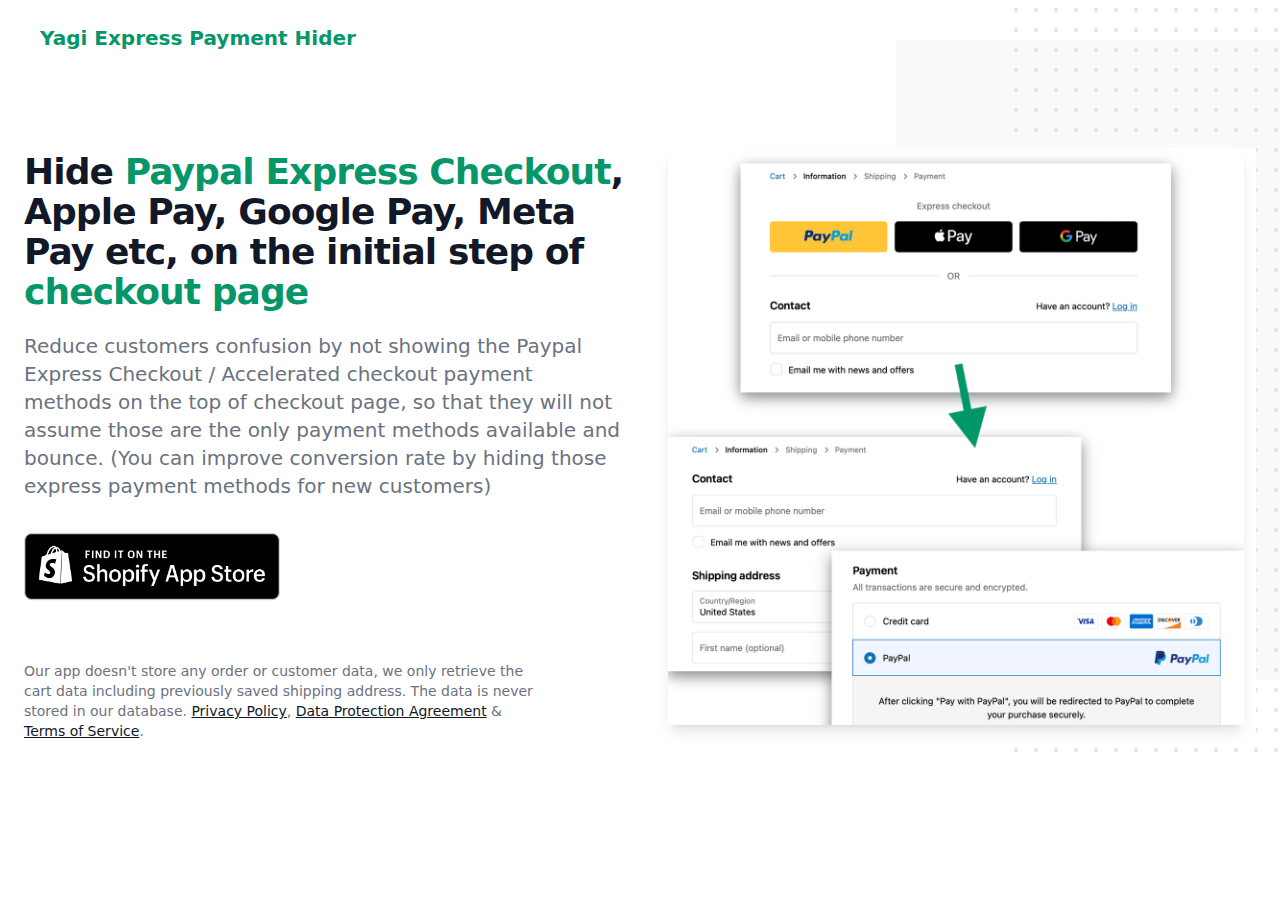
<file: index.html>
<!doctype html>
<html>
<head>
  <meta charset="UTF-8" />
  <meta name="viewport" content="width=device-width, initial-scale=1.0" />
  <link href="tailwind.css" rel="stylesheet">
  <title>Yagi Express Payment Hider - Hide Express Checkout Payment methods</title>
</head>
<body>
  <div class="relative bg-white overflow-hidden">
    <div class="hidden lg:block lg:absolute lg:inset-0" aria-hidden="true">
      <svg class="absolute top-0 left-1/2 transform translate-x-64 -translate-y-8" width="640" height="784" fill="none" viewBox="0 0 640 784">
        <defs>
          <pattern id="9ebea6f4-a1f5-4d96-8c4e-4c2abf658047" x="118" y="0" width="20" height="20" patternUnits="userSpaceOnUse">
            <rect x="0" y="0" width="4" height="4" class="text-gray-200" fill="currentColor" />
          </pattern>
        </defs>
        <rect y="72" width="640" height="640" class="text-gray-50" fill="currentColor" />
        <rect x="118" width="404" height="784" fill="url(#9ebea6f4-a1f5-4d96-8c4e-4c2abf658047)" />
      </svg>
    </div>
    <div class="relative pt-6 pb-16 sm:pb-24 lg:pb-32">
      <nav class="relative max-w-7xl mx-auto flex items-center justify-between px-4 sm:px-6" aria-label="Global">
        <div class="flex items-center flex-1">
          <div class="flex items-center justify-between w-full md:w-auto">
            <a href="#">
              <span class="ml-4 text-emerald-600 font-bold text-xl">Yagi Express Payment Hider</span>
            </a>
          </div>
        </div>
      </nav>
      <main class="mt-8 mx-auto max-w-7xl px-4 sm:mt-16 sm:px-6 lg:mt-24">
        <div class="lg:grid lg:grid-cols-12 lg:gap-8">
          <div class="sm:text-center md:max-w-2xl md:mx-auto lg:col-span-6 lg:text-left">
            <h1>
              <span class="mt-1 block text-3xl tracking-tight font-extrabold sm:text-3xl xl:text-4xl">
                <span class="block text-gray-900">Hide <span class="text-emerald-600">Paypal Express Checkout</span>, Apple Pay, Google Pay, Meta Pay etc, on the initial step of <span class="text-emerald-600">checkout page</span></p>
              </span>
            </h1>
            <p class="mt-3 text-base text-gray-500 sm:mt-5 sm:text-xl lg:text-lg xl:text-xl">
              Reduce customers confusion by not showing the Paypal Express Checkout / Accelerated checkout payment methods on the top of checkout page, so that they will not assume those are the only payment methods available and bounce. (You can improve conversion rate by hiding those express payment methods for new customers)
            </p>
            <div class="mt-8 sm:max-w-lg sm:mx-auto sm:text-center lg:text-left lg:mx-0">
              <p class="text-base font-medium text-gray-900">
                <img class="w-64" src="shopify_store_badge.png" alt="install on shopify app store"/>
              </p>
              <br><br>
              <p class="mt-3 text-sm text-gray-500">
                Our app doesn't store any order or customer data, we only retrieve the cart data including previously saved shipping address. The data is never stored in our database.
                <a href="privacy.html" target="_blank" class="font-medium text-gray-900 underline">Privacy Policy</a>, <a href="data.html" target="_blank" class="font-medium text-gray-900 underline">Data Protection Agreement</a> & <a href="terms.html" target="_blank" class="font-medium text-gray-900 underline">Terms of Service</a>.
              </p>
            </div>
          </div>
          <div class="mt-12 bg-white relative sm:max-w-lg sm:mx-auto lg:mt-0 lg:max-w-none lg:mx-0 lg:col-span-6 lg:flex lg:items-center">
            <svg class="absolute top-0 left-1/2 transform -translate-x-1/2 -translate-y-8 scale-75 origin-top sm:scale-100 lg:hidden" width="640" height="784" fill="none" viewBox="0 0 640 784" aria-hidden="true">
              <defs>
                <pattern id="4f4f415c-a0e9-44c2-9601-6ded5a34a13e" x="118" y="0" width="20" height="20" patternUnits="userSpaceOnUse">
                  <rect x="0" y="0" width="4" height="4" class="text-gray-200" fill="currentColor" />
                </pattern>
              </defs>
              <rect y="72" width="640" height="640" class="text-gray-50" fill="currentColor" />
              <rect x="118" width="404" height="784" fill="url(#4f4f415c-a0e9-44c2-9601-6ded5a34a13e)" />
            </svg>
            <div class="relative mx-auto w-full rounded-lg lg:max-w-xl">
              <img class="w-full mb-4 shadow-lg" src="hiders.png" alt="app screenshot">
            </div>
          </div>
        </div>
      </main>
    </div>
  </div>
  <script>
    function install(){
      let shop = document.getElementById('store').value;
      window.location.href = 'https://app.draftorder.app/login?shop=' + shop;
    }
  </script>
</body>
</html>
</file>
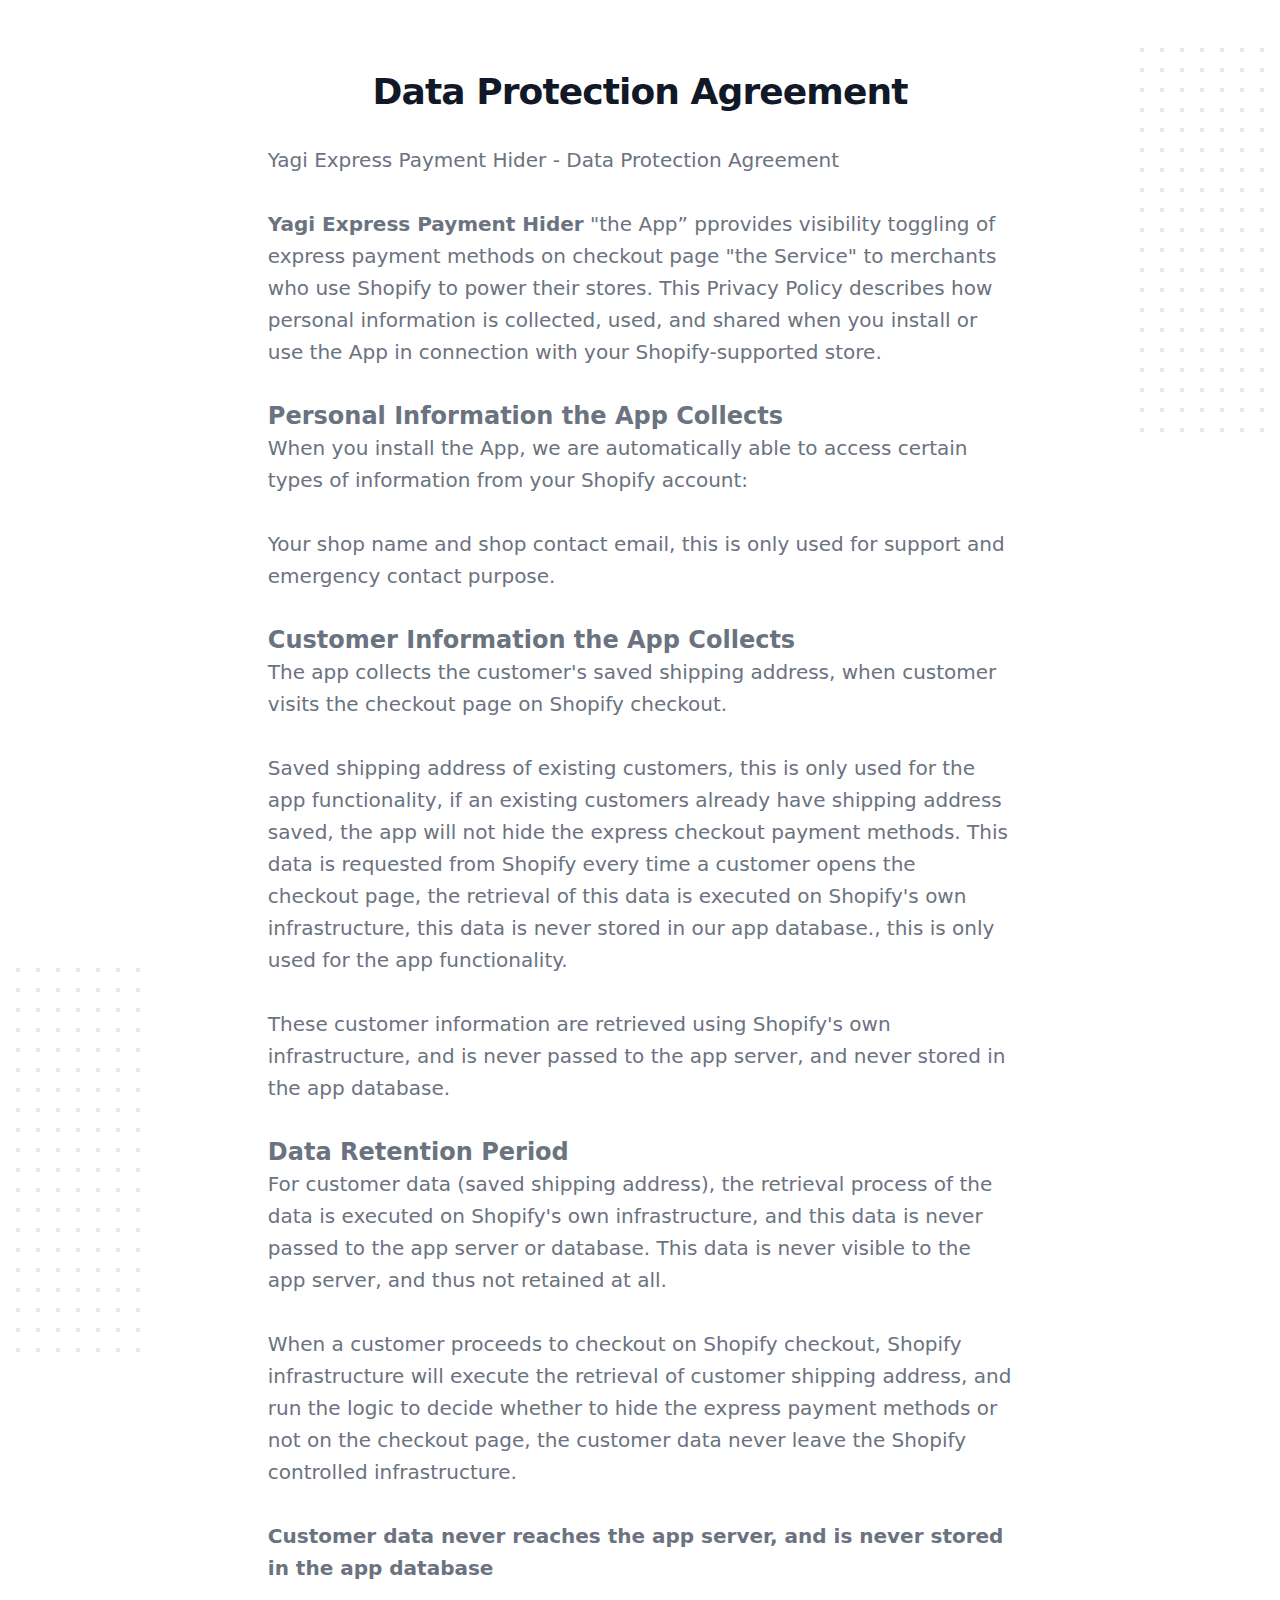
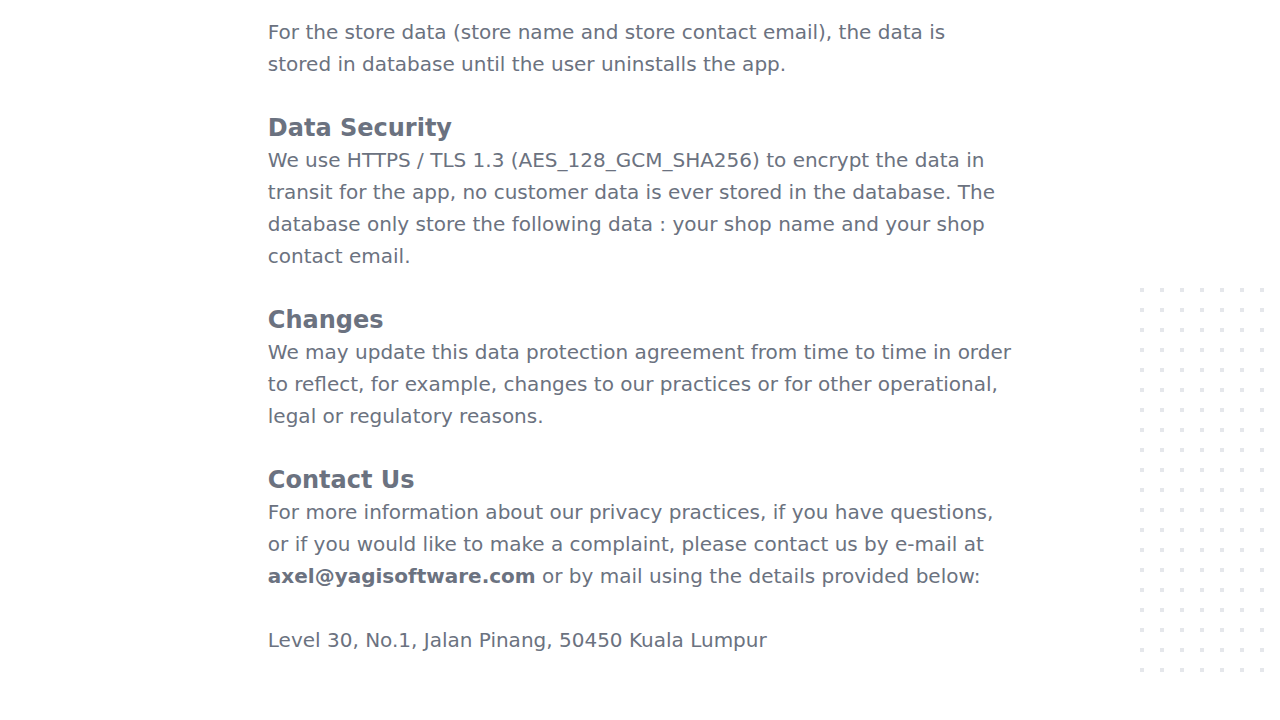
<file: data.html>
<!doctype html>
<html>
<head>
  <meta charset="UTF-8" />
  <meta name="viewport" content="width=device-width, initial-scale=1.0" />
  <link href="tailwind.css" rel="stylesheet">
  <title>Yagi Express Payment Hider app - Data Protection Agreement</title>
  <!-- Include CDN JavaScript -->
  <!-- <script src="https://unpkg.com/tailwindcss-jit-cdn"></script> -->
</head>
<body>
  <div class="relative py-16 bg-white overflow-hidden">
    <div class="hidden lg:block lg:absolute lg:inset-y-0 lg:h-full lg:w-full">
      <div class="relative h-full text-lg max-w-prose mx-auto" aria-hidden="true">
        <svg class="absolute top-12 left-full transform translate-x-32" width="404" height="384" fill="none" viewBox="0 0 404 384">
          <defs>
            <pattern id="74b3fd99-0a6f-4271-bef2-e80eeafdf357" x="0" y="0" width="20" height="20" patternUnits="userSpaceOnUse">
              <rect x="0" y="0" width="4" height="4" class="text-gray-200" fill="currentColor"></rect>
            </pattern>
          </defs>
          <rect width="404" height="384" fill="url(#74b3fd99-0a6f-4271-bef2-e80eeafdf357)"></rect>
        </svg>
        <svg class="absolute top-1/2 right-full transform -translate-y-1/2 -translate-x-32" width="404" height="384" fill="none" viewBox="0 0 404 384">
          <defs>
            <pattern id="f210dbf6-a58d-4871-961e-36d5016a0f49" x="0" y="0" width="20" height="20" patternUnits="userSpaceOnUse">
              <rect x="0" y="0" width="4" height="4" class="text-gray-200" fill="currentColor"></rect>
            </pattern>
          </defs>
          <rect width="404" height="384" fill="url(#f210dbf6-a58d-4871-961e-36d5016a0f49)"></rect>
        </svg>
        <svg class="absolute bottom-12 left-full transform translate-x-32" width="404" height="384" fill="none" viewBox="0 0 404 384">
          <defs>
            <pattern id="d3eb07ae-5182-43e6-857d-35c643af9034" x="0" y="0" width="20" height="20" patternUnits="userSpaceOnUse">
              <rect x="0" y="0" width="4" height="4" class="text-gray-200" fill="currentColor"></rect>
            </pattern>
          </defs>
          <rect width="404" height="384" fill="url(#d3eb07ae-5182-43e6-857d-35c643af9034)"></rect>
        </svg>
      </div>
    </div>
    <div class="relative px-4 sm:px-6 lg:px-8">
      <div class="text-lg max-w-prose mx-auto">
        <h1>
          <!-- <span class="block text-base text-center text-indigo-600 font-semibold tracking-wide uppercase">Introducing</span> -->
          <span class="mt-2 block text-3xl text-center leading-8 font-extrabold tracking-tight text-gray-900 sm:text-4xl">Data Protection Agreement
          </span>
        </h1>
        <p class="mt-8 text-xl text-gray-500 leading-8">
          Yagi Express Payment Hider - Data Protection Agreement
          <br><br>
          <strong>Yagi Express Payment Hider</strong> "the App” pprovides visibility toggling of express payment methods on checkout page "the Service" to merchants who use Shopify to power their stores. This Privacy Policy describes how personal information is collected, used, and shared when you install or use the App in connection with your Shopify-supported store.
        </p>
        <article class="mt-8 text-xl text-gray-500 leading-8">
          <h3 class="text-2xl font-semibold">Personal Information the App Collects</h3>
          When you install the App, we are automatically able to access certain types of information from your Shopify account:
          <br><br>
          Your shop name and shop contact email, this is only used for support and emergency contact purpose.
          <br><br>

          <h3 class="text-2xl font-semibold">Customer Information the App Collects</h3>
          The app collects the customer's saved shipping address, when customer visits the checkout page on Shopify checkout.
          <br><br>
          Saved shipping address of existing customers, this is only used for the app functionality, if an existing customers already have shipping address saved, the app will not hide the express checkout payment methods.  This data is requested from Shopify every time a customer opens the checkout page, the retrieval of this data is executed on Shopify's own infrastructure, this data is never stored in our app database., this is only used for the app functionality.
          <br><br>

          These customer information are retrieved using Shopify's own infrastructure, and is never passed to the app server, and never stored in the app database.
          <br><br>

          <h3 class="text-2xl font-semibold">Data Retention Period</h3>
          For customer data (saved shipping address), the retrieval process of the data is executed on Shopify's own infrastructure, and this data is never passed to the app server or database. This data is never visible to the app server, and thus not retained at all.
          <br><br>
          When a customer proceeds to checkout on Shopify checkout, Shopify infrastructure will execute the retrieval of customer shipping address, and run the logic to decide whether to hide the express payment methods or not on the checkout page, the customer data never leave the Shopify controlled infrastructure.
          <br><br>
          <strong>Customer data never reaches the app server, and is never stored in the app database</strong>
          <br><br>
          For the store data (store name and store contact email), the data is stored in database until the user uninstalls the app.
          <br><br>

          <h3 class="text-2xl font-semibold">Data Security</h3>
          We use HTTPS / TLS 1.3 (AES_128_GCM_SHA256) to encrypt the data in transit for the app, no customer data is ever stored in the database. The database only store the following data : your shop name and  your shop contact email.
          <br><br>
          <h3 class="text-2xl font-semibold">Changes</h3>
          We may update this data protection agreement from time to time in order to reflect, for example, changes to our practices or for other operational, legal or regulatory reasons.
          <br><br>
          <h3 class="text-2xl font-semibold">Contact Us</h3> For more information about our privacy practices, if you have questions, or if you would like to make a complaint, please contact us by e-mail at <strong>axel@yagisoftware.com</strong> or by mail using the details provided below:
          <br><br>
          Level 30, No.1, Jalan Pinang, 50450 Kuala Lumpur
        </article>
      </div>
    </div>
  </div>

</body>
</html>
</file>
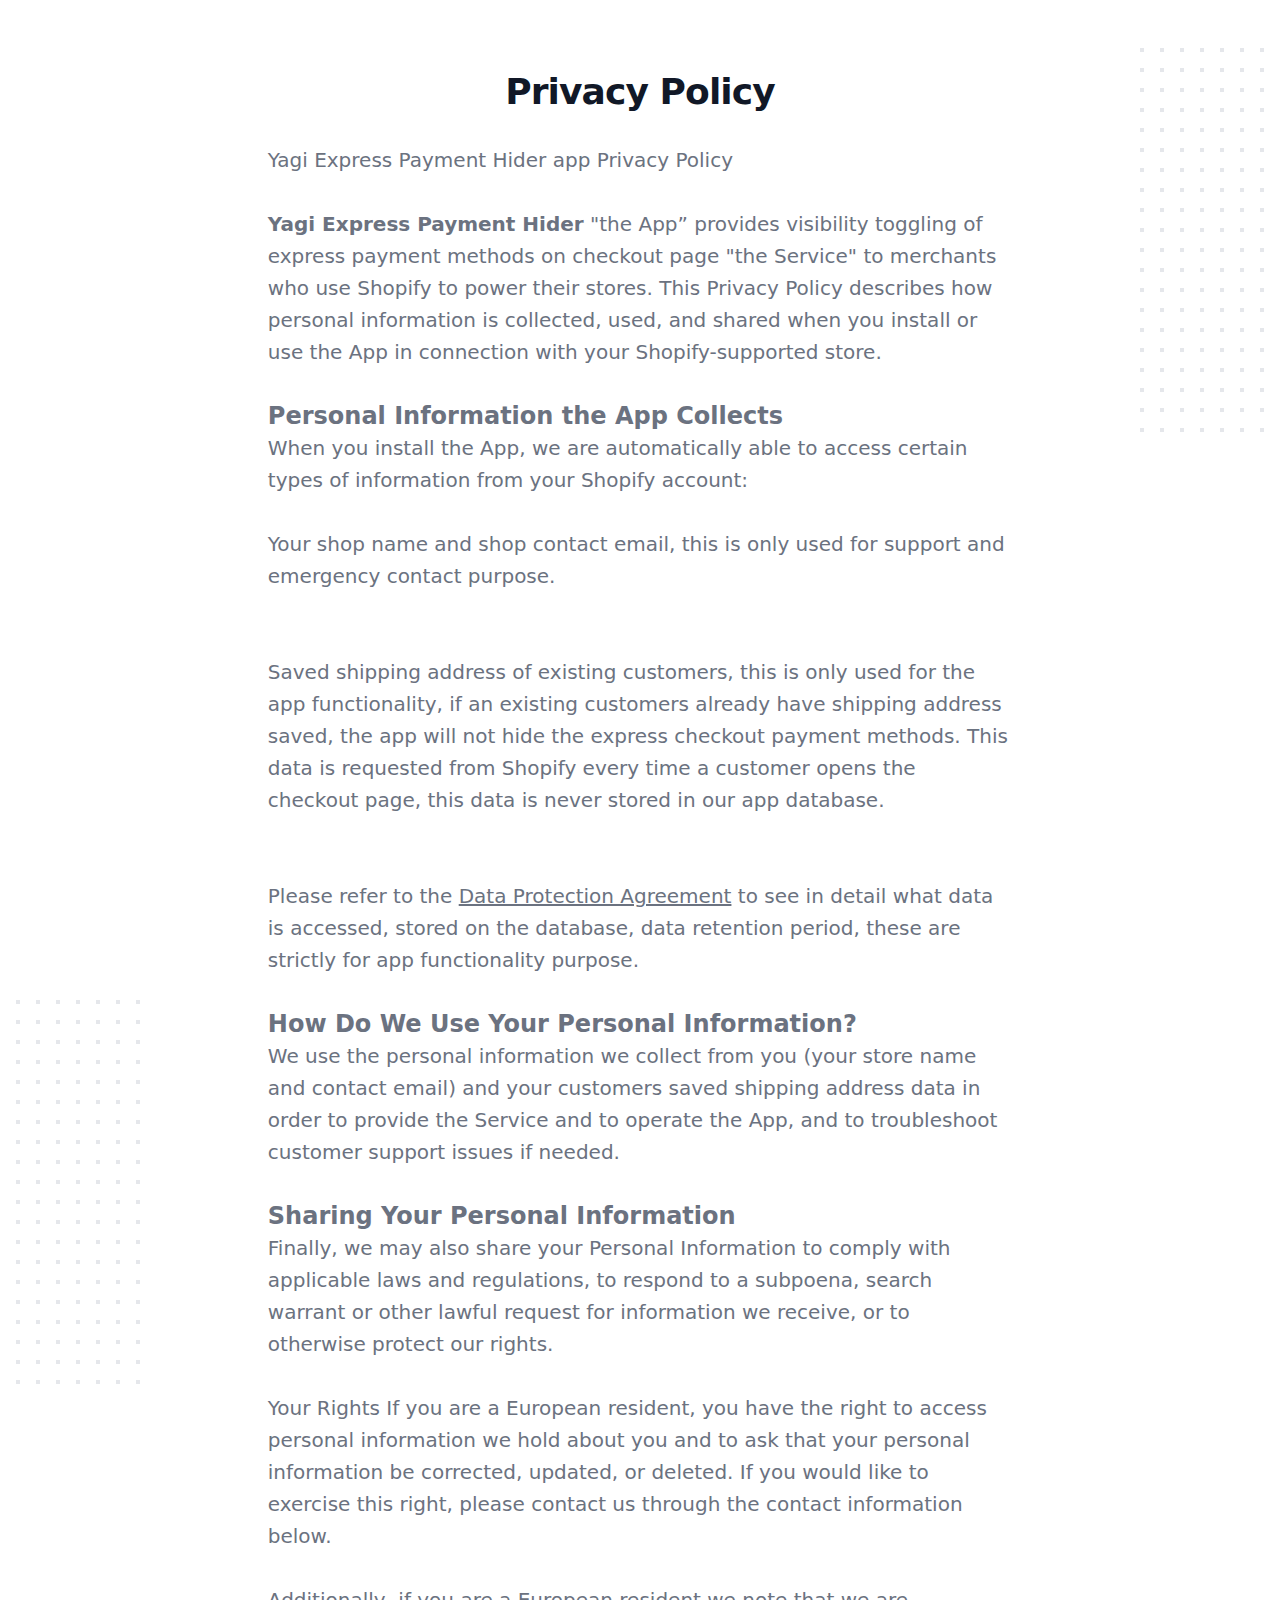
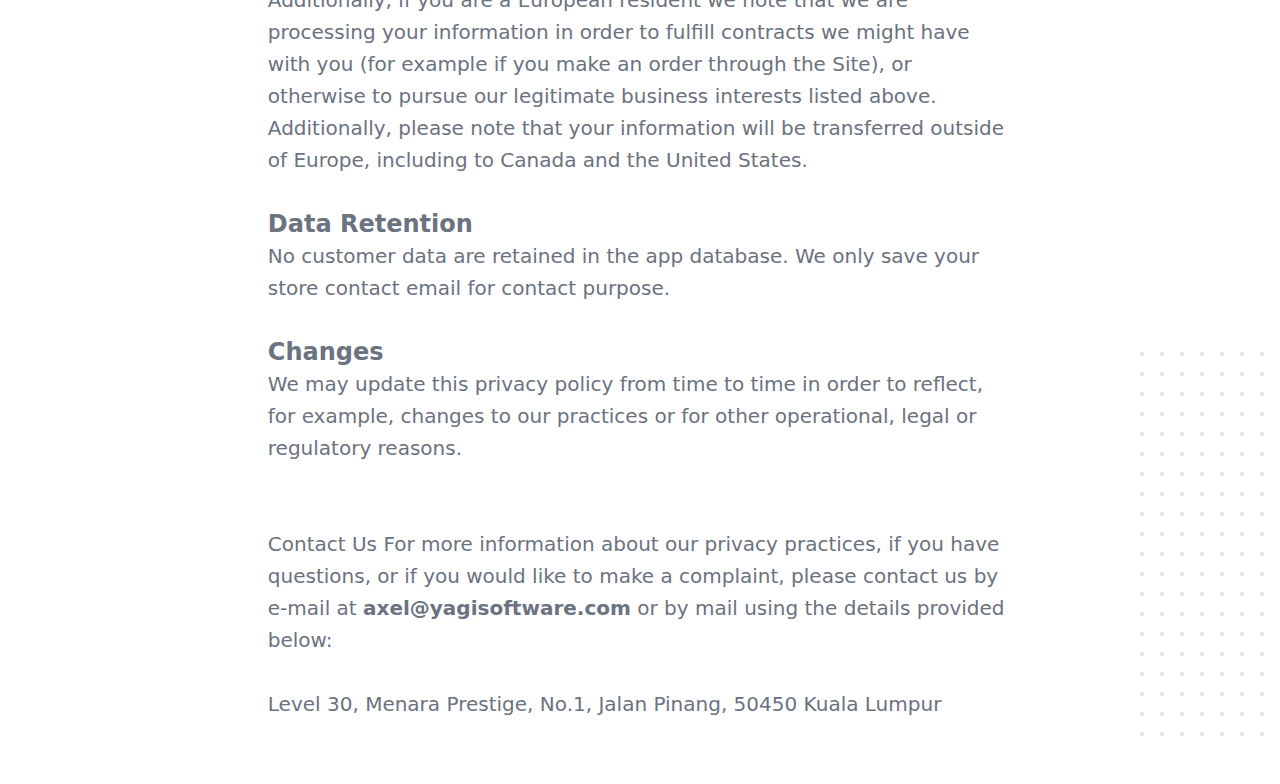
<file: privacy.html>
<!doctype html>
<html lang="en">
  <head>
    <!-- Required meta tags -->
    <meta charset="utf-8">
    <meta name="viewport" content="width=device-width, initial-scale=1">

    <link href="tailwind.css" rel="stylesheet">
    <title>Yagi Express Payment Hider - Privacy Policy</title>
  </head>
  <body>
    <div class="relative py-16 bg-white overflow-hidden">
      <div class="hidden lg:block lg:absolute lg:inset-y-0 lg:h-full lg:w-full">
        <div class="relative h-full text-lg max-w-prose mx-auto" aria-hidden="true">
          <svg class="absolute top-12 left-full transform translate-x-32" width="404" height="384" fill="none" viewBox="0 0 404 384">
            <defs>
              <pattern id="74b3fd99-0a6f-4271-bef2-e80eeafdf357" x="0" y="0" width="20" height="20" patternUnits="userSpaceOnUse">
                <rect x="0" y="0" width="4" height="4" class="text-gray-200" fill="currentColor" />
              </pattern>
            </defs>
            <rect width="404" height="384" fill="url(#74b3fd99-0a6f-4271-bef2-e80eeafdf357)" />
          </svg>
          <svg class="absolute top-1/2 right-full transform -translate-y-1/2 -translate-x-32" width="404" height="384" fill="none" viewBox="0 0 404 384">
            <defs>
              <pattern id="f210dbf6-a58d-4871-961e-36d5016a0f49" x="0" y="0" width="20" height="20" patternUnits="userSpaceOnUse">
                <rect x="0" y="0" width="4" height="4" class="text-gray-200" fill="currentColor" />
              </pattern>
            </defs>
            <rect width="404" height="384" fill="url(#f210dbf6-a58d-4871-961e-36d5016a0f49)" />
          </svg>
          <svg class="absolute bottom-12 left-full transform translate-x-32" width="404" height="384" fill="none" viewBox="0 0 404 384">
            <defs>
              <pattern id="d3eb07ae-5182-43e6-857d-35c643af9034" x="0" y="0" width="20" height="20" patternUnits="userSpaceOnUse">
                <rect x="0" y="0" width="4" height="4" class="text-gray-200" fill="currentColor" />
              </pattern>
            </defs>
            <rect width="404" height="384" fill="url(#d3eb07ae-5182-43e6-857d-35c643af9034)" />
          </svg>
        </div>
      </div>
      <div class="relative px-4 sm:px-6 lg:px-8">
        <div class="text-lg max-w-prose mx-auto">
          <h1>
            <!-- <span class="block text-base text-center text-indigo-600 font-semibold tracking-wide uppercase">Introducing</span> -->
            <span class="mt-2 block text-3xl text-center leading-8 font-extrabold tracking-tight text-gray-900 sm:text-4xl">Privacy Policy</span>
          </h1>
          <p class="mt-8 text-xl text-gray-500 leading-8">
            Yagi Express Payment Hider app Privacy Policy
            <br><br>
            <strong>Yagi Express Payment Hider</strong> "the App” provides visibility toggling of express payment methods on checkout page "the Service" to merchants who use Shopify to power their stores. This Privacy Policy describes how personal information is collected, used, and shared when you install or use the App in connection with your Shopify-supported store.
          </p>
          <article class="mt-8 text-xl text-gray-500 leading-8">
            <h3 class="text-2xl font-semibold">Personal Information the App Collects</h3>
            When you install the App, we are automatically able to access certain types of information from your Shopify account:
            <br><br>
            <ol class="list">
            <li>Your shop name and shop contact email, this is only used for support and emergency contact purpose.</li>
            <br><br>
            <li>Saved shipping address of existing customers, this is only used for the app functionality, if an existing customers already have shipping address saved, the app will not hide the express checkout payment methods.  This data is requested from Shopify every time a customer opens the checkout page, this data is never stored in our app database.</li>
            </ol>
            <br><br>
            Please refer to the <a class="underline cursor-pointer" href="data.html">Data Protection Agreement</a> to see in detail what data is accessed, stored on the database, data retention period, these are strictly for app functionality purpose.
            <br><br>
            <h3 class="text-2xl font-semibold">How Do We Use Your Personal Information?</h3>

            We use the personal information we collect from you (your store name and contact email) and your customers saved shipping address data in order to provide the Service and to operate the App, and to troubleshoot customer support issues if needed.
            <br><br>
            <h3 class="text-2xl font-semibold">Sharing Your Personal Information</h3>

            Finally, we may also share your Personal Information to comply with applicable laws and regulations, to respond to a subpoena, search warrant or other lawful request for information we receive, or to otherwise protect our rights.
            <br><br>
            Your Rights If you are a European resident, you have the right to access personal information we hold about you and to ask that your personal information be corrected, updated, or deleted. If you would like to exercise this right, please contact us through the contact information below.
            <br><br>
            Additionally, if you are a European resident we note that we are processing your information in order to fulfill contracts we might have with you (for example if you make an order through the Site), or otherwise to pursue our legitimate business interests listed above. Additionally, please note that your information will be transferred outside of Europe, including to Canada and the United States.
            <br><br>

            <h3 class="text-2xl font-semibold">Data Retention</h3>
            No customer data are retained in the app database. We only save your store contact email for contact purpose.
            <br><br>
            <h3 class="text-2xl font-semibold">Changes</h3>
            We may update this privacy policy from time to time in order to reflect, for example, changes to our practices or for other operational, legal or regulatory reasons.
            <br><br><br>
            Contact Us For more information about our privacy practices, if you have questions, or if you would like to make a complaint, please contact us by e-mail at <strong>axel@yagisoftware.com</strong> or by mail using the details provided below:
            <br><br>
            Level 30, Menara Prestige, No.1, Jalan Pinang, 50450 Kuala Lumpur
          </article>
        </div>
      </div>
    </div>
  </body>
</html>
</file>
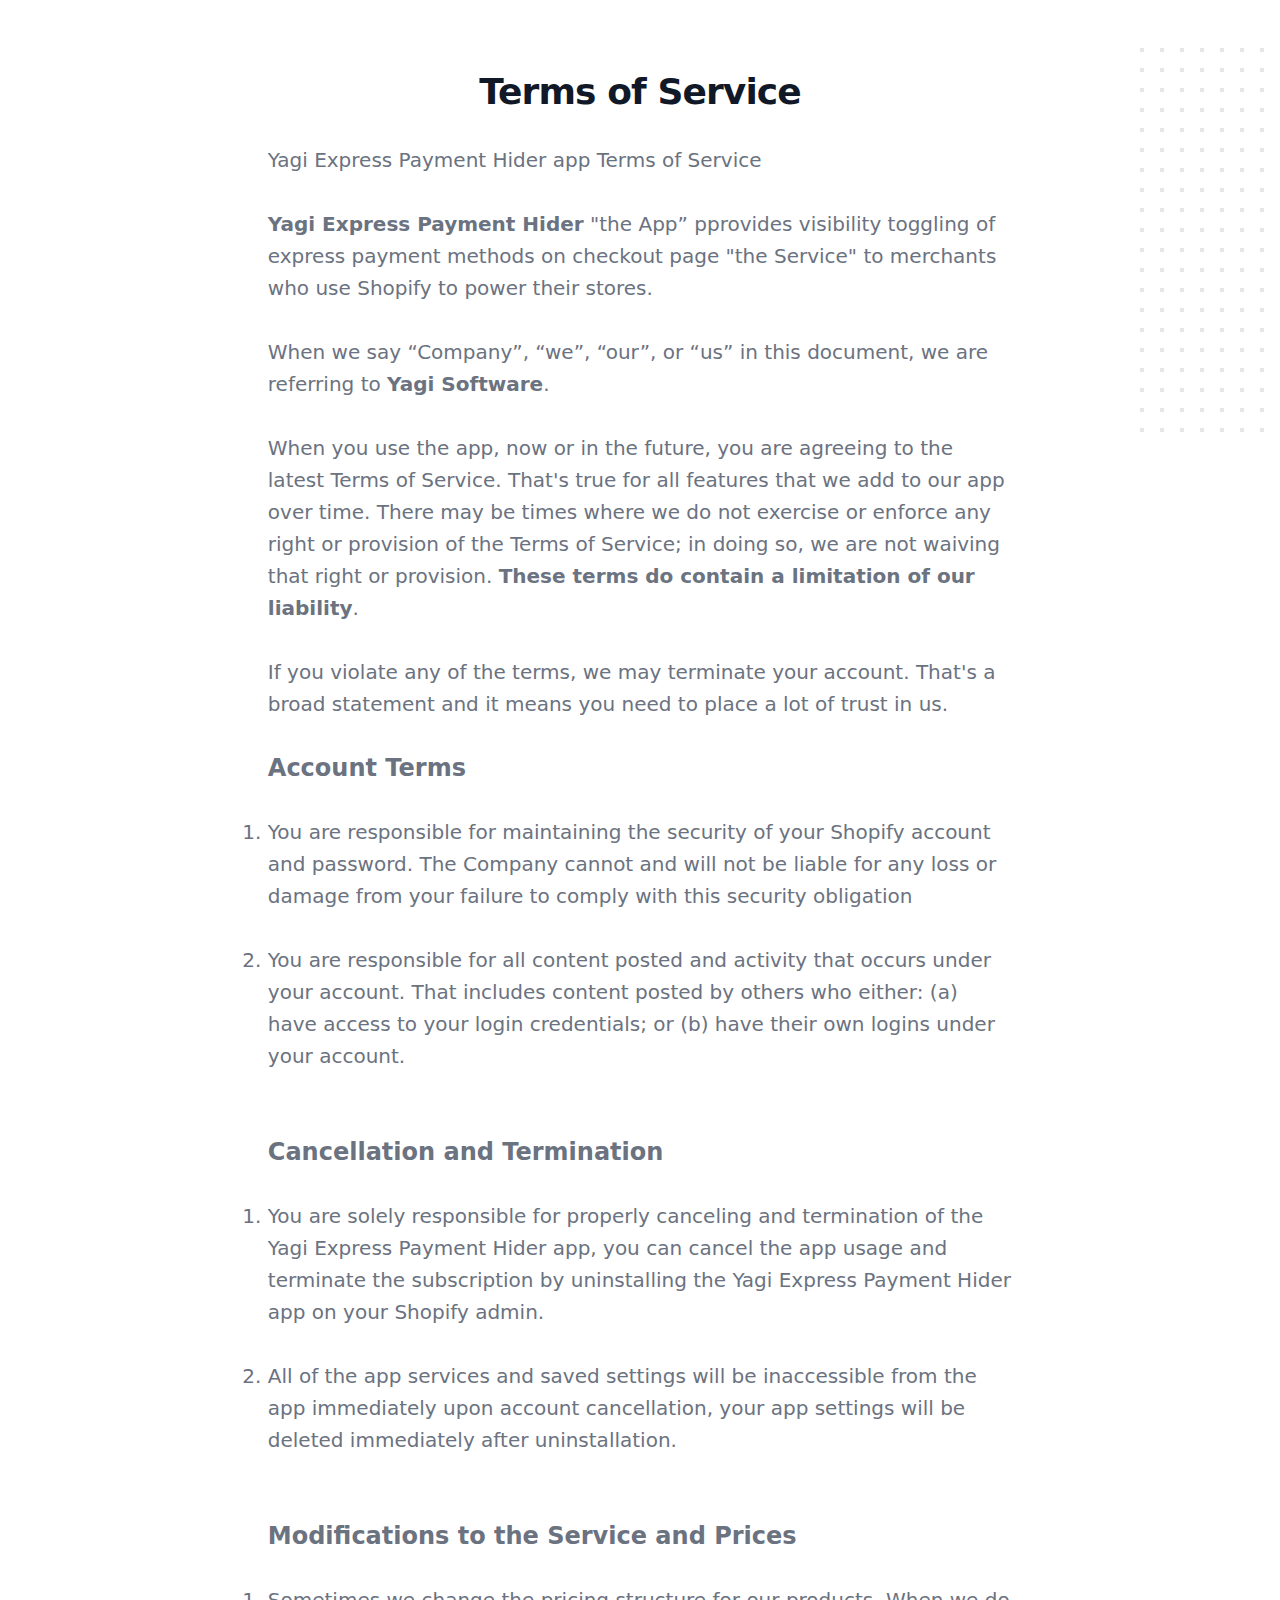
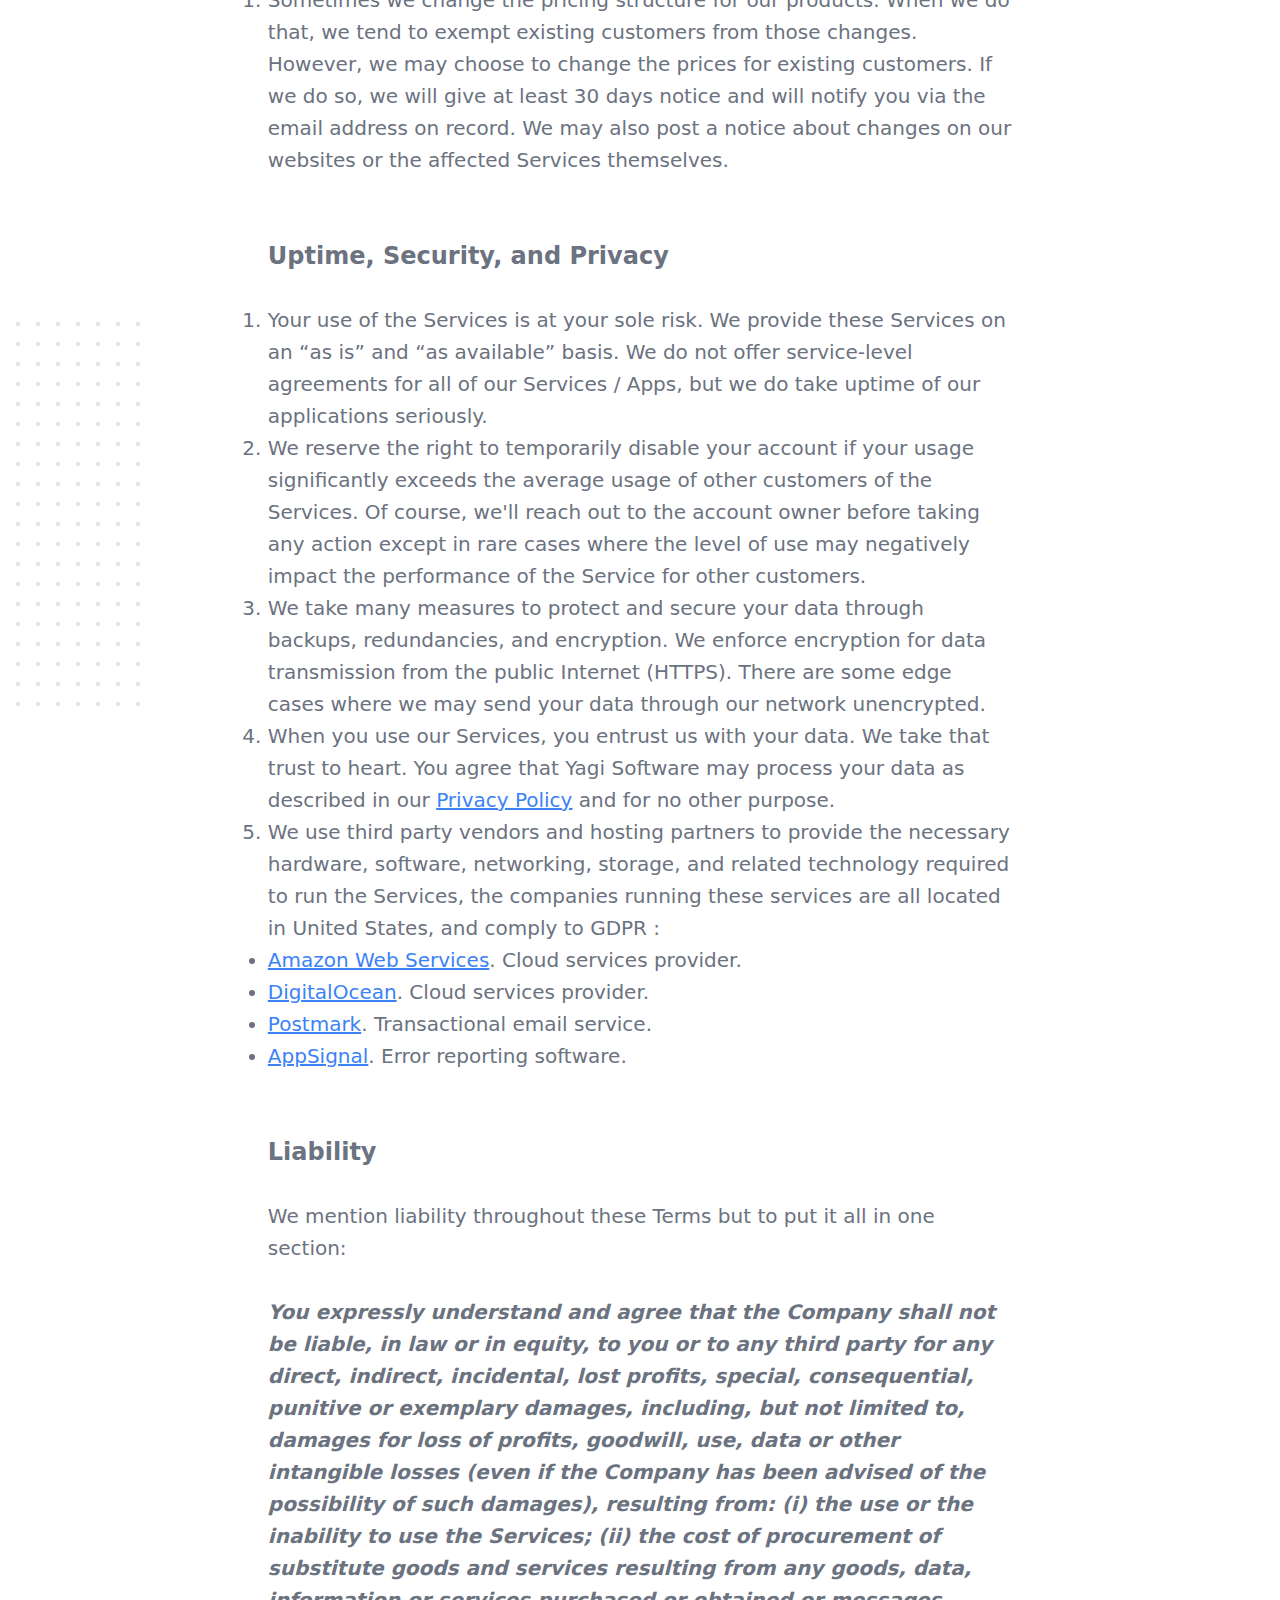
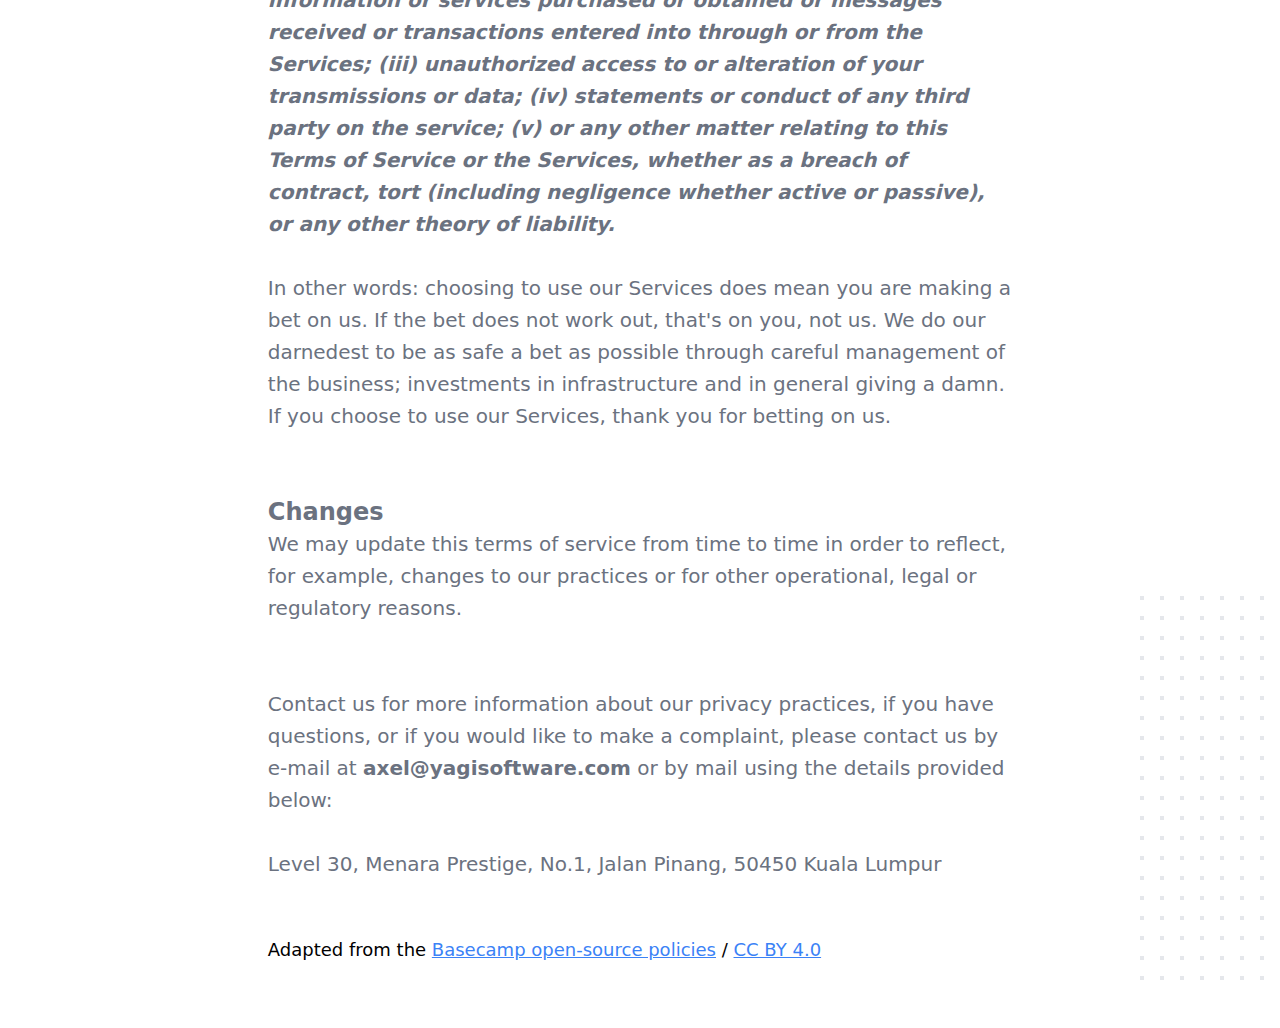
<file: terms.html>
<!doctype html>
<html lang="en">
  <head>
    <!-- Required meta tags -->
    <meta charset="utf-8">
    <meta name="viewport" content="width=device-width, initial-scale=1">

    <link href="tailwind.css" rel="stylesheet">
    <title>Yagi Express Payment Hider - Terms of Service</title>
  </head>
  <body>
    <div class="relative py-16 bg-white overflow-hidden">
      <div class="hidden lg:block lg:absolute lg:inset-y-0 lg:h-full lg:w-full">
        <div class="relative h-full text-lg max-w-prose mx-auto" aria-hidden="true">
          <svg class="absolute top-12 left-full transform translate-x-32" width="404" height="384" fill="none" viewBox="0 0 404 384">
            <defs>
              <pattern id="74b3fd99-0a6f-4271-bef2-e80eeafdf357" x="0" y="0" width="20" height="20" patternUnits="userSpaceOnUse">
                <rect x="0" y="0" width="4" height="4" class="text-gray-200" fill="currentColor" />
              </pattern>
            </defs>
            <rect width="404" height="384" fill="url(#74b3fd99-0a6f-4271-bef2-e80eeafdf357)" />
          </svg>
          <svg class="absolute top-1/2 right-full transform -translate-y-1/2 -translate-x-32" width="404" height="384" fill="none" viewBox="0 0 404 384">
            <defs>
              <pattern id="f210dbf6-a58d-4871-961e-36d5016a0f49" x="0" y="0" width="20" height="20" patternUnits="userSpaceOnUse">
                <rect x="0" y="0" width="4" height="4" class="text-gray-200" fill="currentColor" />
              </pattern>
            </defs>
            <rect width="404" height="384" fill="url(#f210dbf6-a58d-4871-961e-36d5016a0f49)" />
          </svg>
          <svg class="absolute bottom-12 left-full transform translate-x-32" width="404" height="384" fill="none" viewBox="0 0 404 384">
            <defs>
              <pattern id="d3eb07ae-5182-43e6-857d-35c643af9034" x="0" y="0" width="20" height="20" patternUnits="userSpaceOnUse">
                <rect x="0" y="0" width="4" height="4" class="text-gray-200" fill="currentColor" />
              </pattern>
            </defs>
            <rect width="404" height="384" fill="url(#d3eb07ae-5182-43e6-857d-35c643af9034)" />
          </svg>
        </div>
      </div>
      <div class="relative px-4 sm:px-6 lg:px-8">
        <div class="text-lg max-w-prose mx-auto">
          <h1>
            <!-- <span class="block text-base text-center text-indigo-600 font-semibold tracking-wide uppercase">Introducing</span> -->
            <span class="mt-2 block text-3xl text-center leading-8 font-extrabold tracking-tight text-gray-900 sm:text-4xl">Terms of Service</span>
          </h1>
          <p class="mt-8 text-xl text-gray-500 leading-8">
            Yagi Express Payment Hider app Terms of Service
            <br><br>
            <strong>Yagi Express Payment Hider</strong> "the App” pprovides visibility toggling of express payment methods on checkout page "the Service" to merchants who use Shopify to power their stores.
            <br><br>
            When we say “Company”, “we”, “our”, or “us” in this document, we are referring to <strong>Yagi Software</strong>. 
            <br><br>
            When you use the app, now or in the future, you are agreeing to the latest Terms of Service. That's true for all features that we add to our app over time. There may be times where we do not exercise or enforce any right or provision of the Terms of Service; in doing so, we are not waiving that right or provision. <strong>These terms do contain a limitation of our liability</strong>.
            <br><br>
            If you violate any of the terms, we may terminate your account. That's a broad statement and it means you need to place a lot of trust in us. 
          </p>
          <article class="mt-8 text-xl text-gray-500 leading-8">
            <h3 class="text-2xl font-semibold">Account Terms</h3>
            <br>
            <ol class="list-decimal">
              <li>You are responsible for maintaining the security of your Shopify account and password. The Company cannot and will not be liable for any loss or damage from your failure to comply with this security obligation</li>
              <li class="mt-8">You are responsible for all content posted and activity that occurs under your account. That includes content posted by others who either: (a) have access to your login credentials; or (b) have their own logins under your account.</li>
            </ol>
            <br><br>
            <h3 class="text-2xl font-semibold">Cancellation and Termination</h3>
            <br>
            <ol class="list-decimal">
              <li>You are solely responsible for properly canceling and termination of the Yagi Express Payment Hider app, you can cancel the app usage and terminate the subscription by uninstalling the Yagi Express Payment Hider app on your Shopify admin.</li>
              <li class="mt-8">All of the app services and saved settings will be inaccessible from the app immediately upon account cancellation, your app settings will be deleted immediately after uninstallation.</li>
            </ol>
            <br><br>
            <h3 class="text-2xl font-semibold">Modifications to the Service and Prices</h3>
            <br>
            <ol class="list-decimal">
              <li>Sometimes we change the pricing structure for our products. When we do that, we tend to exempt existing customers from those changes. However, we may choose to change the prices for existing customers. If we do so, we will give at least 30 days notice and will notify you via the email address on record. We may also post a notice about changes on our websites or the affected Services themselves.</li>
            </ol>
            <br><br>
            <h3 class="text-2xl font-semibold">Uptime, Security, and Privacy</h3>
            <br>
            <ol class="list-decimal">
              <li>Your use of the Services is at your sole risk. We provide these Services on an “as is” and “as available” basis. We do not offer service-level agreements for all of our Services / Apps, but we do take uptime of our applications seriously.</li>
              <li>We reserve the right to temporarily disable your account if your usage significantly exceeds the average usage of other customers of the Services. Of course, we'll reach out to the account owner before taking any action except in rare cases where the level of use may negatively impact the performance of the Service for other customers.</li>
              <li>We take many measures to protect and secure your data through backups, redundancies, and encryption. We enforce encryption for data transmission from the public Internet (HTTPS). There are some edge cases where we may send your data through our network unencrypted.</li>
              <li>When you use our Services, you entrust us with your data. We take that trust to heart. You agree that Yagi Software may process your data as described in our <a href="privacy.html" class="underline text-blue-500">Privacy Policy</a> and for no other purpose.</li>
              <li>We use third party vendors and hosting partners to provide the necessary hardware, software, networking, storage, and related technology required to run the Services, the companies running these services are all located in United States, and comply to GDPR : 
                <ul class="list-disc">
                  <li><a href="https://aws.amazon.com/compliance/gdpr-center/" class="underline text-blue-500">Amazon Web Services</a>. Cloud services provider.</li>
                  <li><a href="https://www.digitalocean.com/legal/gdpr/" class="underline text-blue-500">DigitalOcean</a>. Cloud services provider.</li>
                  <li><a href="https://postmarkapp.com/eu-privacy#gdpr" class="underline text-blue-500">Postmark</a>. Transactional email service.</li>
                  <li><a href="hhttps://docs.appsignal.com/appsignal/gdpr.html" class="underline text-blue-500">AppSignal</a>. Error reporting software.</li>
                </ul>
              </li>
            </ol>
            <br><br>
            <h3 class="text-2xl font-semibold">Liability</h3>
            <br>
            <p>
              We mention liability throughout these Terms but to put it all in one section:
              <br><br>
              <span class="font-semibold italic">
              You expressly understand and agree that the Company shall not be liable, in law or in equity, to you or to any third party for any direct, indirect, incidental, lost profits, special, consequential, punitive or exemplary damages, including, but not limited to, damages for loss of profits, goodwill, use, data or other intangible losses (even if the Company has been advised of the possibility of such damages), resulting from: (i) the use or the inability to use the Services; (ii) the cost of procurement of substitute goods and services resulting from any goods, data, information or services purchased or obtained or messages received or transactions entered into through or from the Services; (iii) unauthorized access to or alteration of your transmissions or data; (iv) statements or conduct of any third party on the service; (v) or any other matter relating to this Terms of Service or the Services, whether as a breach of contract, tort (including negligence whether active or passive), or any other theory of liability.</span>
              <br><br>
              In other words: choosing to use our Services does mean you are making a bet on us. If the bet does not work out, that's on you, not us. We do our darnedest to be as safe a bet as possible through careful management of the business; investments in infrastructure and in general giving a damn. If you choose to use our Services, thank you for betting on us.
            </p>
            <br><br>
            <h3 class="text-2xl font-semibold">Changes</h3>
            We may update this terms of service from time to time in order to reflect, for example, changes to our practices or for other operational, legal or regulatory reasons.
            <br><br><br>
            Contact us for more information about our privacy practices, if you have questions, or if you would like to make a complaint, please contact us by e-mail at <strong>axel@yagisoftware.com</strong> or by mail using the details provided below:
            <br><br>
            Level 30, Menara Prestige, No.1, Jalan Pinang, 50450 Kuala Lumpur
          </article>
          <br><br>
          <p>Adapted from the <a class="underline text-blue-500" href="https://github.com/basecamp/policies">Basecamp open-source policies</a> / <a class="underline text-blue-500" href="https://creativecommons.org/licenses/by/4.0/">CC BY 4.0</a></p>
        </div>
      </div>
    </div>
  </body>
</html>
</file>
